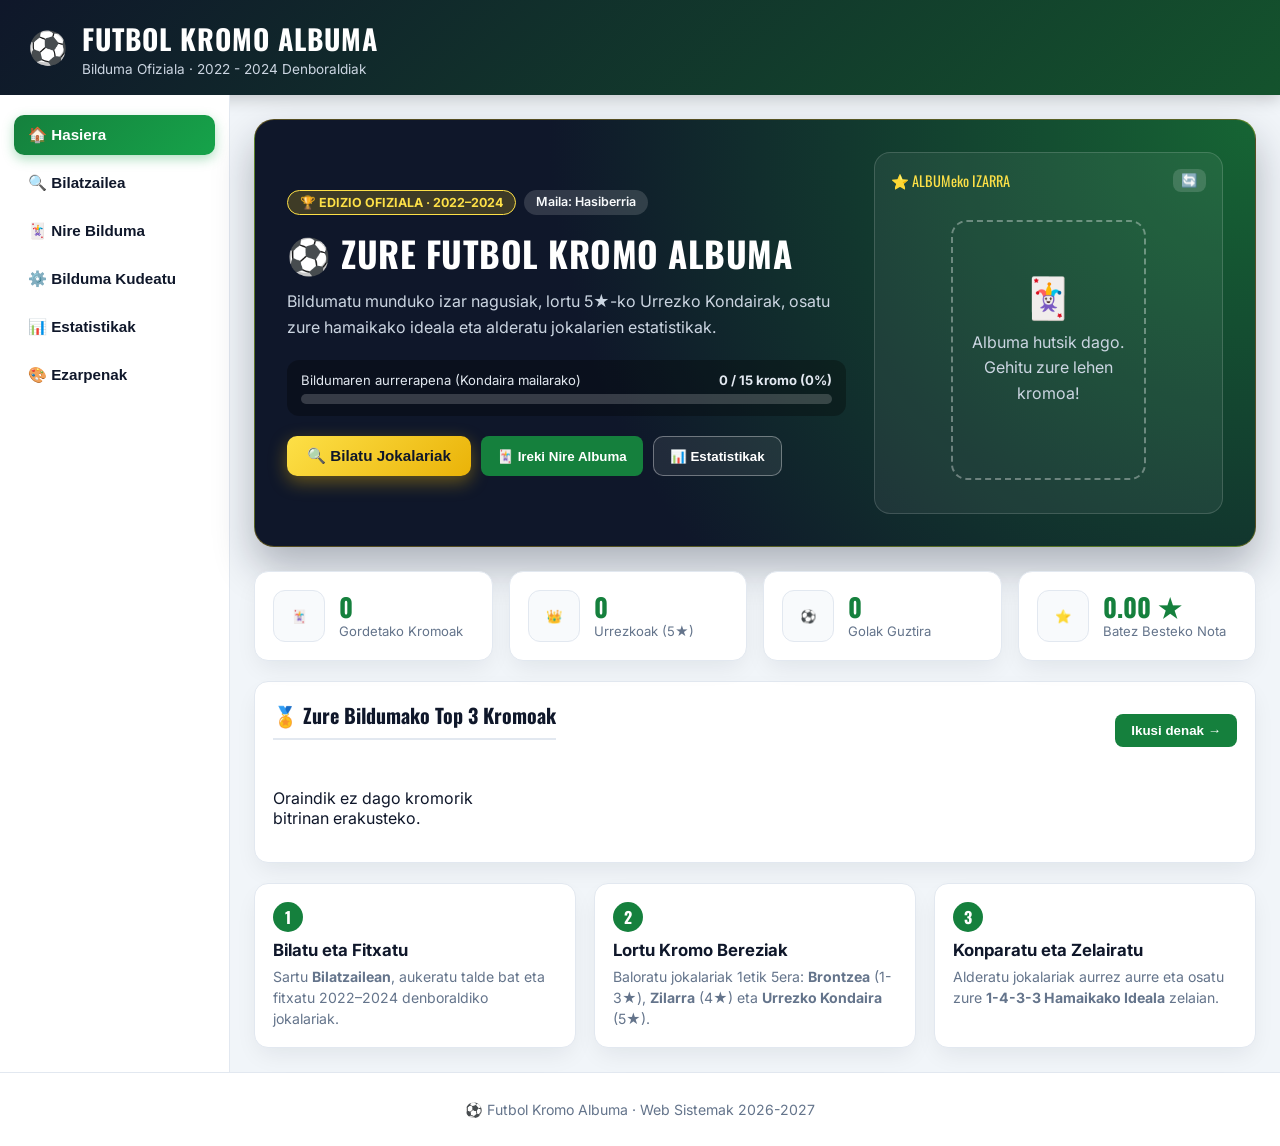
<file: index.html>
<!DOCTYPE html>
<html lang="eu">
<head>
  <meta charset="UTF-8">
  <meta name="viewport" content="width=device-width, initial-scale=1.0">
  <title>Kromo Albuma · Item Esploratzailea</title>
  <link rel="preconnect" href="https://fonts.googleapis.com">
  <link rel="preconnect" href="https://fonts.gstatic.com" crossorigin>
  <link href="https://fonts.googleapis.com/css2?family=Inter:wght@400;500;600;700&family=Oswald:wght@600;700&display=swap" rel="stylesheet">
  <link rel="stylesheet" href="css/styles.css">
</head>
<body>

  <header id="goiburua">
    <div class="goiburua-edukia">
      <span class="goiburua-ikonoa">⚽</span>
      <div>
        <h1>FUTBOL KROMO ALBUMA</h1>
        <p class="goiburua-azpititulua">Bilduma Ofiziala · 2022 - 2024 Denboraldiak</p>
      </div>
    </div>
  </header>

  <div id="biltegi-nagusia">

    <nav id="menu-nagusia">
      <button data-seccion="hasiera" class="active">🏠 Hasiera</button>
      <button data-seccion="bilatzaile">🔍 Bilatzailea</button>
      <button data-seccion="bilduma">🃏 Nire Bilduma</button>
      <button data-seccion="kudeatuBilduma">⚙️ Bilduma Kudeatu</button>
      <button data-seccion="estatistikak">📊 Estatistikak</button>
      <button data-seccion="ezarpenak">🎨 Ezarpenak</button>
    </nav>

    <main>
      <section id="atala-hasiera" class="atala aktiboa"></section>
      <section id="atala-bilatzaile" class="atala"></section>
      <section id="atala-bilduma" class="atala"></section>
      <section id="atala-kudeatuBilduma" class="atala"></section>
      <section id="atala-estatistikak" class="atala"></section>
      <section id="atala-ezarpenak" class="atala"></section>
    </main>

  </div>

  <footer id="oina">
    <p>⚽ Futbol Kromo Albuma · Web Sistemak 2026-2027</p>
  </footer>

  <script src="js/item.js"></script>
  <script src="js/bildumaStorage.js"></script>
  <script src="js/api.js"></script>
  <script src="js/app.js"></script>
</body>
</html>
</file>
<file: css/styles.css>
:root {
  --bg: #f1f5f9;
  --surface: #ffffff;
  --surface-alt: #f8fafc;
  --text: #0f172a;
  --text-muted: #64748b;
  --border: #e2e8f0;
  --primary: #15803d;
  --primary-hover: #166534;
  --accent: #eab308;
  --shadow: 0 10px 25px -5px rgba(15, 23, 42, 0.08);
}

body.iluna {
  --bg: #0b1120;
  --surface: #1e293b;
  --surface-alt: #0f172a;
  --text: #f1f5f9;
  --text-muted: #94a3b8;
  --border: #334155;
  --primary: #22c55e;
  --primary-hover: #16a34a;
  --shadow: 0 12px 30px rgba(0, 0, 0, 0.45);
  color-scheme: dark;
}

* {
  box-sizing: border-box;
}

body {
  font-family: 'Inter', sans-serif;
  background-color: var(--bg);
  color: var(--text);
  margin: 0;
  min-height: 100vh;
  display: flex;
  flex-direction: column;
  transition: background-color 0.25s ease, color 0.25s ease;
}

/* ===== GOIBURUA ===== */
#goiburua {
  background: linear-gradient(135deg, #0f172a 0%, #14532d 100%);
  color: #ffffff;
  padding: 18px 28px;
  box-shadow: 0 4px 16px rgba(0, 0, 0, 0.2);
}

.goiburua-edukia {
  display: flex;
  align-items: center;
  gap: 14px;
}

.goiburua-ikonoa {
  font-size: 2rem;
}

#goiburua h1 {
  font-family: 'Oswald', sans-serif;
  margin: 0;
  font-size: 1.75rem;
  letter-spacing: 1px;
}

.goiburua-azpititulua {
  margin: 2px 0 0;
  font-size: 0.85rem;
  color: #cbd5e1;
}

/* ===== EGITURA NAGUSIA ===== */
#biltegi-nagusia {
  flex: 1;
  display: flex;
}

#menu-nagusia {
  display: flex;
  flex-direction: column;
  gap: 8px;
  width: 230px;
  flex-shrink: 0;
  padding: 20px 14px;
  background-color: var(--surface);
  border-right: 1px solid var(--border);
}

#menu-nagusia button {
  padding: 11px 14px;
  text-align: left;
  font-size: 0.95rem;
  font-weight: 600;
  border: none;
  border-radius: 10px;
  background: transparent;
  color: var(--text);
  cursor: pointer;
  transition: all 0.2s ease;
}

#menu-nagusia button:hover {
  background-color: var(--surface-alt);
  transform: translateX(3px);
}

#menu-nagusia button.active {
  background: linear-gradient(135deg, #15803d, #16a34a);
  color: #ffffff;
  box-shadow: 0 4px 12px rgba(22, 163, 74, 0.35);
}

main {
  flex: 1;
  padding: 24px;
  max-width: 1500px;
}

main > section > h2 {
  font-family: 'Oswald', sans-serif;
  font-size: 1.8rem;
  margin-top: 0;
  letter-spacing: 0.5px;
}

.atala {
  display: none;
  animation: agertu 0.25s ease;
}

.atala.aktiboa {
  display: block;
}

@keyframes agertu {
  from { opacity: 0; transform: translateY(6px); }
  to { opacity: 1; transform: translateY(0); }
}

/* ===== PANELAK ETA BOTOIAK ===== */
.panel {
  background-color: var(--surface);
  border: 1px solid var(--border);
  border-radius: 14px;
  padding: 18px;
  margin-bottom: 20px;
  box-shadow: var(--shadow);
}

.panel h3 {
  font-family: 'Oswald', sans-serif;
  margin-top: 0;
  font-size: 1.25rem;
  border-bottom: 2px solid var(--border);
  padding-bottom: 8px;
}

input[type="text"],
input[type="number"],
select,
textarea {
  padding: 9px 12px;
  border: 1px solid var(--border);
  border-radius: 8px;
  background-color: var(--surface-alt);
  color: var(--text);
  font-family: inherit;
  font-size: 0.92rem;
}

button[type="submit"],
.botoi-nagusia,
#harritu-botoia,
#emaitzak-ezabatu,
#botoia-hustu {
  padding: 9px 16px;
  border: none;
  border-radius: 8px;
  font-weight: 600;
  cursor: pointer;
  background-color: var(--primary);
  color: #ffffff;
  transition: all 0.2s ease;
}

button[type="submit"]:hover,
.botoi-nagusia:hover {
  background-color: var(--primary-hover);
  transform: translateY(-1px);
}

#harritu-botoia {
  background: linear-gradient(135deg, #d97706, #eab308);
  color: #0f172a;
}

#emaitzak-ezabatu,
#botoia-hustu,
.botoi-arriskua {
  background-color: #dc2626;
  color: #ffffff;
  padding: 9px 16px;
  border: none;
  border-radius: 8px;
  font-weight: 600;
  cursor: pointer;
}

/* ===== SARETAK (BILATZAILEA ETA BILDUMA) ===== */
#bilatzaile-edukia {
  display: grid;
  grid-template-columns: 1fr 1.6fr 1.2fr;
  gap: 20px;
  align-items: start;
}

.bilduma-edukiak {
  display: grid;
  grid-template-columns: 1.8fr 1.1fr;
  gap: 24px;
  align-items: start;
}

#bilaketa,
#bilduma-kontrolak {
  display: flex;
  flex-wrap: wrap;
  align-items: center;
  gap: 14px;
}

.kontrol-taldea {
  display: flex;
  flex-direction: column;
  gap: 4px;
  font-size: 0.85rem;
  font-weight: 600;
}

/* Kromo sareta (Album estiloa) */
#lista-bilduma,
#emaitzak-bilaketa {
  display: grid;
  grid-template-columns: repeat(auto-fill, minmax(195px, 1fr));
  gap: 18px;
}

/* ===== KROMO DISEINUA (PANINI / FUT STYLE) ===== */
.kromo {
  position: relative;
  border-radius: 16px;
  padding: 14px 12px;
  cursor: pointer;
  overflow: hidden;
  display: flex;
  flex-direction: column;
  align-items: center;
  text-align: center;
  border: 3px solid #94a3b8;
  box-shadow: 0 10px 20px rgba(0, 0, 0, 0.18);
  transition: transform 0.15s ease, box-shadow 0.2s ease;
  user-select: none;
}

.kromo:hover {
  box-shadow: 0 16px 32px rgba(0, 0, 0, 0.3);
}

.kromo.hautatua {
  outline: 4px solid #22c55e;
  outline-offset: 2px;
}

/* Distira holografikoa */
.kromo-distira {
  position: absolute;
  inset: 0;
  background: linear-gradient(
    115deg,
    transparent 20%,
    rgba(255, 255, 255, 0.35) 48%,
    rgba(255, 255, 255, 0.55) 50%,
    rgba(255, 255, 255, 0.35) 52%,
    transparent 80%
  );
  transform: translateX(-100%);
  transition: transform 0.6s ease;
  pointer-events: none;
}

.kromo:hover .kromo-distira {
  transform: translateX(100%);
}

/* Kromo motak (Arrarotasuna) */
.kromo-estandar {
  background: linear-gradient(160deg, #1e293b 0%, #334155 55%, #0f172a 100%);
  border-color: #38bdf8;
  color: #f8fafc;
}

.kromo-brontzea {
  background: linear-gradient(160deg, #7c2d12 0%, #b45309 50%, #451a03 100%);
  border-color: #f59e0b;
  color: #fef3c7;
}

.kromo-zilarra {
  background: linear-gradient(160deg, #cbd5e1 0%, #f8fafc 45%, #94a3b8 100%);
  border-color: #e2e8f0;
  color: #0f172a;
}

.kromo-urrea {
  background: linear-gradient(155deg, #fde047 0%, #eab308 42%, #a16207 100%);
  border-color: #fef08a;
  color: #1c1917;
  box-shadow: 0 10px 25px rgba(234, 179, 8, 0.4);
}

.kromo-goia {
  width: 100%;
  display: flex;
  justify-content: space-between;
  align-items: flex-start;
}

.kromo-ezkerra {
  display: flex;
  flex-direction: column;
  align-items: center;
  gap: 2px;
}

.kromo-nota {
  font-family: 'Oswald', sans-serif;
  font-size: 1.2rem;
  font-weight: 700;
  line-height: 1;
}

.kromo-posizioa {
  font-size: 0.7rem;
  font-weight: 700;
  letter-spacing: 0.5px;
  opacity: 0.85;
}

.kromo-armarria {
  width: 26px;
  height: 26px;
  object-fit: contain;
  margin-top: 3px;
  background: rgba(255, 255, 255, 0.85);
  border-radius: 50%;
  padding: 2px;
}

.kromo-denboraldia {
  font-family: 'Oswald', sans-serif;
  font-size: 0.85rem;
  background: rgba(0, 0, 0, 0.25);
  color: #ffffff;
  padding: 2px 7px;
  border-radius: 6px;
}

.kromo-irudia-kontainerra {
  width: 96px;
  height: 96px;
  margin: 4px 0 8px;
  border-radius: 50%;
  background: rgba(255, 255, 255, 0.22);
  border: 2px solid rgba(255, 255, 255, 0.5);
  overflow: hidden;
  display: flex;
  align-items: center;
  justify-content: center;
}

.kromo-argazkia {
  width: 100%;
  height: 100%;
  object-fit: cover;
}

.kromo-izena-plaka {
  width: 100%;
  background: rgba(0, 0, 0, 0.22);
  border-radius: 8px;
  padding: 5px 6px;
  margin-bottom: 8px;
}

.kromo-zilarra .kromo-izena-plaka,
.kromo-urrea .kromo-izena-plaka {
  background: rgba(255, 255, 255, 0.45);
}

.kromo-izena-plaka h3 {
  font-family: 'Oswald', sans-serif;
  margin: 0;
  font-size: 1rem;
  text-transform: uppercase;
  white-space: nowrap;
  overflow: hidden;
  text-overflow: ellipsis;
}

.kromo-taldea {
  margin: 1px 0 0;
  font-size: 0.75rem;
  opacity: 0.85;
  white-space: nowrap;
  overflow: hidden;
  text-overflow: ellipsis;
}

.kromo-stats-barra {
  width: 100%;
  display: grid;
  grid-template-columns: repeat(3, 1fr);
  border-top: 1px solid rgba(255, 255, 255, 0.35);
  padding-top: 6px;
}

.kromo-zilarra .kromo-stats-barra,
.kromo-urrea .kromo-stats-barra {
  border-top-color: rgba(0, 0, 0, 0.2);
}

.kromo-stats-barra div {
  display: flex;
  flex-direction: column;
  line-height: 1.1;
}

.kromo-stats-barra span {
  font-family: 'Oswald', sans-serif;
  font-size: 1rem;
  font-weight: 700;
}

.kromo-stats-barra small {
  font-size: 0.65rem;
  opacity: 0.8;
}

/* ===== BOTONES INFERIORES DEL CROMO (KONPARATU + VOLTEO) ===== */
.kromo-ekintza-lerroa {
  margin-top: 8px;
  width: 100%;
  display: flex;
  gap: 6px;
  align-items: stretch;
  height: 28px;
}

.kromo-ekintza-lerroa .konparatu-etiketa {
  flex: 1;
  margin-top: 0;
  padding: 0 8px;
  display: flex;
  align-items: center;
  justify-content: center;
  gap: 6px;
  background: rgba(15, 23, 42, 0.28);
  border: 1px solid rgba(255, 255, 255, 0.35);
  border-radius: 8px;
  color: inherit;
  font-size: 0.72rem;
  font-weight: 700;
  letter-spacing: 0.3px;
  text-transform: uppercase;
  cursor: pointer;
  transition: all 0.2s ease;
  user-select: none;
}

.kromo-ekintza-lerroa .konparatu-etiketa:hover {
  background: rgba(15, 23, 42, 0.45);
}

.kromo-ekintza-lerroa .konparatu-etiketa:has(input:checked) {
  background: #15803d;
  border-color: #86efac;
  color: #ffffff;
  box-shadow: 0 2px 8px rgba(21, 128, 61, 0.5);
}

.konparatu-check {
  width: 13px !important;
  height: 13px !important;
  min-width: 13px;
  margin: 0;
  accent-color: #22c55e;
  cursor: pointer;
  flex-shrink: 0;
}

.buelta-botoia {
  width: 30px;
  flex-shrink: 0;
  display: flex;
  align-items: center;
  justify-content: center;
  background: rgba(15, 23, 42, 0.28);
  color: inherit;
  border: 1px solid rgba(255, 255, 255, 0.35);
  border-radius: 8px;
  padding: 0;
  font-size: 0.85rem;
  cursor: pointer;
  transition: all 0.2s ease;
}

.buelta-botoia:hover {
  background: rgba(15, 23, 42, 0.5);
  transform: rotate(180deg);
}

/* ===== KROMOAREN BUELTA (CARA / REVERSO 3D) ===== */
.kromo-barnea {
  width: 100%;
  transition: transform 0.6s cubic-bezier(0.22, 1, 0.36, 1);
  transform-style: preserve-3d;
}

.kromo.buelta-emanda .kromo-barnea {
  transform: rotateY(180deg);
}

.kromo-aurpegia {
  width: 100%;
  display: flex;
  flex-direction: column;
  align-items: center;
  backface-visibility: hidden;
}

.kromo-atzea {
  position: absolute;
  inset: 0;
  padding: 12px;
  transform: rotateY(180deg);
  justify-content: space-between;
  text-align: left;
  background: rgba(15, 23, 42, 0.92);
  color: #f8fafc;
  border-radius: 13px;
}

.kromo-atze-goia {
  width: 100%;
  display: flex;
  justify-content: space-between;
  align-items: center;
  font-family: 'Oswald', sans-serif;
  font-size: 0.9rem;
  color: #fde047;
  border-bottom: 1px solid rgba(255, 255, 255, 0.2);
  padding-bottom: 4px;
}

.kromo-atze-datuak {
  list-style: none;
  padding: 0;
  margin: 6px 0;
  width: 100%;
  font-size: 0.76rem;
  display: flex;
  flex-direction: column;
  gap: 4px;
}

.kromo-atze-datuak li {
  display: flex;
  justify-content: space-between;
  border-bottom: 1px dashed rgba(255, 255, 255, 0.15);
  padding-bottom: 2px;
}

.kromo-atze-iruzkina {
  width: 100%;
  margin: 0;
  font-size: 0.74rem;
  font-style: italic;
  background: rgba(255, 255, 255, 0.1);
  padding: 6px;
  border-radius: 6px;
  text-align: center;
  overflow: hidden;
  text-overflow: ellipsis;
}

/* ===== XEHETASUNEN FITXA ===== */
.xehetasun-goiburua {
  display: flex;
  align-items: center;
  gap: 16px;
  margin-bottom: 16px;
}

.xehetasun-foto {
  width: 90px;
  height: 90px;
  border-radius: 50%;
  object-fit: cover;
  border: 3px solid var(--primary);
}

.xehetasun-goiburua h2 {
  font-family: 'Oswald', sans-serif;
  margin: 0 0 4px;
}

.xehetasun-azpititulua {
  display: flex;
  align-items: center;
  gap: 6px;
  margin: 0 0 8px;
  color: var(--text-muted);
  font-size: 0.9rem;
}

.txapa {
  display: inline-block;
  padding: 3px 9px;
  border-radius: 999px;
  font-size: 0.75rem;
  font-weight: 600;
  background-color: var(--surface-alt);
  border: 1px solid var(--border);
  margin-right: 4px;
}

.txapa-berdea { background: #dcfce7; color: #166534; border-color: #86efac; }
.txapa-gorria { background: #fee2e2; color: #991b1b; border-color: #fca5a5; }

.xehetasun-sareta {
  display: grid;
  grid-template-columns: 1fr 1fr;
  gap: 8px;
  font-size: 0.88rem;
  background: var(--surface-alt);
  padding: 12px;
  border-radius: 10px;
  margin-bottom: 16px;
}

.stats-koadroa {
  display: grid;
  grid-template-columns: repeat(3, 1fr);
  gap: 8px;
  margin-bottom: 16px;
}

.stat-kutxa {
  background: var(--surface-alt);
  border: 1px solid var(--border);
  border-radius: 8px;
  padding: 8px;
  text-align: center;
}

.stat-kutxa strong {
  display: block;
  font-family: 'Oswald', sans-serif;
  font-size: 1.2rem;
  color: var(--primary);
}

.stat-kutxa span {
  font-size: 0.75rem;
  color: var(--text-muted);
}

.balorazio-blokea {
  display: flex;
  flex-direction: column;
  gap: 8px;
}

.balorazio-izarrak {
  font-size: 1.2rem;
  color: #eab308;
  margin: 0;
}

.iruzkin-kutxa {
  background: var(--surface-alt);
  padding: 10px;
  border-radius: 8px;
  margin: 0;
  font-style: italic;
}

/* ===== ESTATISTIKAK (BANAKETA BARRAK ETA LORPENAK) ===== */
.banaketa-errenkada {
  display: flex;
  align-items: center;
  gap: 8px;
  margin: 4px 0;
  max-width: 450px;
}

.banaketa-errenkada span:first-child {
  width: 38px;
  font-weight: 700;
}

.banaketa-errenkada span:last-child {
  width: 78px;
  font-size: 0.9rem;
}

.barra-atzekoa {
  flex: 1;
  height: 16px;
  background-color: var(--border);
  border-radius: 4px;
  overflow: hidden;
}

.barra-aurrekoa {
  height: 100%;
  background: linear-gradient(90deg, #15803d, #22c55e);
}

.lorpenak-sareta {
  display: grid;
  grid-template-columns: repeat(auto-fill, minmax(260px, 1fr));
  gap: 14px;
}

.lorpen-txartela {
  display: flex;
  align-items: center;
  gap: 12px;
  padding: 14px;
  border-radius: 12px;
  border: 1px solid var(--border);
  background: var(--surface-alt);
  transition: transform 0.2s ease;
}

.lorpen-txartela.lortuta {
  border-color: #22c55e;
  background: rgba(34, 197, 94, 0.1);
}

.lorpen-txartela.blokeatuta {
  opacity: 0.55;
  filter: grayscale(0.8);
}

.lorpen-ikonoa {
  font-size: 1.8rem;
}

.lorpen-txartela strong {
  display: block;
  font-size: 0.95rem;
}

.lorpen-txartela p {
  margin: 2px 0 0;
  font-size: 0.78rem;
  color: var(--text-muted);
}

.lorpen-egoera {
  margin-left: auto;
  font-size: 0.75rem;
  font-weight: 700;
  white-space: nowrap;
}

/* ===== KONPARATZAILEA ===== */
.konparatzailea-goiburua {
  display: flex;
  justify-content: space-between;
  align-items: center;
  margin-bottom: 12px;
}

.konparatzailea-scroll {
  overflow-x: auto;
}

.konparatzailea-taula {
  width: 100%;
  border-collapse: collapse;
  text-align: center;
}

.konparatzailea-taula th,
.konparatzailea-taula td {
  border: 1px solid var(--border);
  padding: 10px;
}

.konparatzailea-taula thead th {
  background-color: var(--surface-alt);
  font-family: 'Oswald', sans-serif;
}

.konparatzailea-taula tbody th {
  text-align: left;
  background-color: var(--surface-alt);
  width: 170px;
}

.konparaketa-foto {
  width: 56px;
  height: 56px;
  border-radius: 50%;
  object-fit: cover;
  border: 2px solid var(--primary);
}

.konparaketa-onena {
  background-color: rgba(34, 197, 94, 0.18);
  font-weight: 700;
}

.konp-barra {
  width: 100%;
  height: 6px;
  background: var(--border);
  border-radius: 4px;
  margin-top: 5px;
  overflow: hidden;
}

.konp-barra div {
  height: 100%;
  background: var(--primary);
}

/* ===== KROMO-ZORROAREN MODALA (PACK OPENING) ===== */
.zorro-modala {
  position: fixed;
  inset: 0;
  background: rgba(15, 23, 42, 0.85);
  backdrop-filter: blur(6px);
  display: flex;
  align-items: center;
  justify-content: center;
  z-index: 9999;
  padding: 20px;
}

.zorro-modala.ezkutatuta,
.zorro-fasea.ezkutatuta {
  display: none !important;
}

.zorro-edukiontzia {
  position: relative;
  background: radial-gradient(circle at top, #1e293b 0%, #0f172a 100%);
  border: 2px solid #eab308;
  border-radius: 20px;
  padding: 32px 28px;
  width: 100%;
  max-width: 440px;
  text-align: center;
  color: #ffffff;
  box-shadow: 0 25px 60px rgba(0, 0, 0, 0.7), 0 0 30px rgba(234, 179, 8, 0.25);
}

.zorro-itxi {
  position: absolute;
  top: 12px;
  right: 14px;
  background: rgba(255, 255, 255, 0.12);
  color: #ffffff;
  border: none;
  width: 32px;
  height: 32px;
  border-radius: 50%;
  font-size: 1rem;
  cursor: pointer;
}

.zorro-itxi:hover {
  background: #dc2626;
}

.zorro-fasea {
  display: flex;
  flex-direction: column;
  align-items: center;
  gap: 18px;
}

.kromo-zorroa {
  position: relative;
  width: 210px;
  height: 295px;
  border-radius: 16px;
  background: linear-gradient(145deg, #facc15 0%, #ca8a04 45%, #713f12 100%);
  border: 3px solid #fef08a;
  box-shadow: 0 15px 35px rgba(234, 179, 8, 0.45);
  display: flex;
  flex-direction: column;
  align-items: center;
  justify-content: center;
  padding: 16px;
  cursor: pointer;
  overflow: hidden;
  color: #1c1917;
}

.zorro-ikonoa {
  font-size: 3.5rem;
  margin-bottom: 8px;
}

.kromo-zorroa h3 {
  font-family: 'Oswald', sans-serif;
  font-size: 1.5rem;
  margin: 0;
  letter-spacing: 1px;
}

.kromo-zorroa p {
  font-size: 0.75rem;
  font-weight: 700;
  margin: 4px 0 14px;
  opacity: 0.85;
}

.zorro-txapa {
  background: #0f172a;
  color: #fde047;
  font-size: 0.75rem;
  font-weight: 700;
  padding: 5px 12px;
  border-radius: 999px;
}

.zorro-distira {
  position: absolute;
  inset: 0;
  background: linear-gradient(120deg, transparent 30%, rgba(255, 255, 255, 0.6) 50%, transparent 70%);
  animation: zorroDistira 2s infinite;
}

@keyframes zorroDistira {
  0% { transform: translateX(-120%); }
  100% { transform: translateX(120%); }
}

.dardara {
  animation: dardaraAnim 1.6s infinite ease-in-out;
}

@keyframes dardaraAnim {
  0%, 100% { transform: rotate(0deg) scale(1); }
  20% { transform: rotate(-2.5deg) scale(1.02); }
  40% { transform: rotate(2.5deg) scale(1.02); }
  60% { transform: rotate(-1.5deg); }
  80% { transform: rotate(1.5deg); }
}

.zorro-irekitzen {
  animation: irekiLeherketa 0.45s forwards ease-out;
}

@keyframes irekiLeherketa {
  0% { transform: scale(1); opacity: 1; filter: brightness(1); }
  100% { transform: scale(1.35); opacity: 0; filter: brightness(3); }
}

.botoi-urrea {
  padding: 11px 20px;
  border: none;
  border-radius: 10px;
  font-weight: 700;
  font-size: 0.95rem;
  cursor: pointer;
  background: linear-gradient(135deg, #fde047, #eab308);
  color: #0f172a;
  box-shadow: 0 6px 18px rgba(234, 179, 8, 0.4);
  transition: transform 0.2s ease;
}

.botoi-urrea:hover:not(:disabled) {
  transform: translateY(-2px);
}

.botoi-urrea:disabled {
  opacity: 0.6;
  cursor: wait;
}

#zorro-arrarotasuna-titulua {
  font-family: 'Oswald', sans-serif;
  color: #fde047;
  margin: 0;
  font-size: 1.35rem;
  letter-spacing: 0.5px;
}

.zorro-kromo-animazioa {
  width: 215px;
  animation: kromoGiroa 0.7s cubic-bezier(0.22, 1, 0.36, 1);
}

@keyframes kromoGiroa {
  0% {
    transform: perspective(800px) rotateY(180deg) scale(0.4);
    opacity: 0;
  }
  100% {
    transform: perspective(800px) rotateY(0deg) scale(1);
    opacity: 1;
  }
}

.zorro-ekintzak {
  width: 100%;
  display: flex;
  flex-direction: column;
  gap: 10px;
}

.zorro-formularioa {
  display: flex;
  gap: 8px;
  align-items: center;
}

.zorro-formularioa label {
  display: flex;
  align-items: center;
  gap: 6px;
  font-size: 0.85rem;
  white-space: nowrap;
}

.zorro-formularioa input[type="number"] {
  width: 55px;
  text-align: center;
}

.zorro-formularioa input[type="text"] {
  flex: 1;
}

.zorro-botoiak {
  display: flex;
  gap: 10px;
  justify-content: center;
}

#zorro-gorde-mezua {
  margin: 0;
  font-size: 0.88rem;
  font-weight: 600;
  color: #4ade80;
}

/* ===== PORTADA HOBETUA (HASIERA) ===== */
.portada-hero {
  display: grid;
  grid-template-columns: 1.6fr 1fr;
  gap: 28px;
  align-items: center;
  background: radial-gradient(circle at top right, #166534 0%, #0f172a 65%);
  color: #ffffff;
  border-radius: 20px;
  padding: 32px;
  margin-bottom: 24px;
  border: 1px solid rgba(250, 204, 21, 0.3);
  box-shadow: 0 20px 40px rgba(15, 23, 42, 0.3);
}

.portada-etiketak {
  display: flex;
  flex-wrap: wrap;
  gap: 8px;
  margin-bottom: 12px;
}

.portada-txapa {
  background: rgba(250, 204, 21, 0.2);
  border: 1px solid #fde047;
  color: #fde047;
  font-size: 0.78rem;
  font-weight: 700;
  padding: 4px 12px;
  border-radius: 999px;
}

.portada-txapa-iluna {
  background: rgba(255, 255, 255, 0.14);
  color: #f8fafc;
  font-size: 0.78rem;
  font-weight: 600;
  padding: 4px 12px;
  border-radius: 999px;
}

.portada-hero h2 {
  font-family: 'Oswald', sans-serif;
  font-size: 2.2rem;
  margin: 0 0 10px;
  letter-spacing: 0.5px;
}

.portada-hero p {
  color: #cbd5e1;
  line-height: 1.6;
  margin: 0 0 20px;
}

.portada-aurrerapena {
  background: rgba(0, 0, 0, 0.3);
  padding: 12px 14px;
  border-radius: 12px;
  margin-bottom: 20px;
}

.aurrerapen-testua {
  display: flex;
  justify-content: space-between;
  font-size: 0.82rem;
  margin-bottom: 6px;
  color: #e2e8f0;
}

.aurrerapen-barra-atzekoa {
  width: 100%;
  height: 10px;
  background: rgba(255, 255, 255, 0.18);
  border-radius: 999px;
  overflow: hidden;
}

.aurrerapen-barra-aurrekoa {
  height: 100%;
  background: linear-gradient(90deg, #eab308, #22c55e);
  border-radius: 999px;
  transition: width 0.5s ease;
}

.portada-botoiak {
  display: flex;
  flex-wrap: wrap;
  gap: 10px;
}

.botoi-gardena {
  padding: 10px 16px;
  border: 1px solid rgba(255, 255, 255, 0.35);
  border-radius: 10px;
  background: rgba(255, 255, 255, 0.08);
  color: #ffffff;
  font-weight: 600;
  cursor: pointer;
  transition: all 0.2s ease;
}

.botoi-gardena:hover {
  background: rgba(255, 255, 255, 0.2);
}

.portada-hero-kromo {
  display: flex;
  flex-direction: column;
  align-items: center;
  background: rgba(255, 255, 255, 0.06);
  border: 1px solid rgba(255, 255, 255, 0.15);
  border-radius: 16px;
  padding: 16px;
}

.portada-kromo-lekua {
  width: 210px;
  min-height: 295px;
  display: flex;
  align-items: center;
  justify-content: center;
}

.portada-kromo-lekua .kromo {
  width: 210px;
  flex-shrink: 0;
}

.portada-kromo-titulua {
  width: 100%;
  display: flex;
  justify-content: space-between;
  align-items: center;
  font-family: 'Oswald', sans-serif;
  font-size: 0.9rem;
  color: #fde047;
  margin-bottom: 10px;
}

#aldatu-kromo-nabarmendua {
  background: rgba(255, 255, 255, 0.15);
  border: none;
  color: #ffffff;
  border-radius: 8px;
  padding: 4px 8px;
  cursor: pointer;
}

#aldatu-kromo-nabarmendua:hover {
  background: rgba(255, 255, 255, 0.3);
}

.kromo-hutsik-txartela {
  width: 195px;
  height: 260px;
  border: 2px dashed rgba(255, 255, 255, 0.35);
  border-radius: 16px;
  display: flex;
  flex-direction: column;
  align-items: center;
  justify-content: center;
  text-align: center;
  color: #cbd5e1;
  padding: 16px;
}

.kromo-hutsik-txartela span {
  font-size: 2.5rem;
  margin-bottom: 8px;
}

.portada-kpi-sareta {
  display: grid;
  grid-template-columns: repeat(4, 1fr);
  gap: 16px;
  margin-bottom: 20px;
}

.kpi-txartela {
  display: flex;
  align-items: center;
  gap: 14px;
  margin-bottom: 0;
}

.kpi-ikonoa {
  font-size: 2rem;
  background: var(--surface-alt);
  width: 52px;
  height: 52px;
  border-radius: 12px;
  display: flex;
  align-items: center;
  justify-content: center;
  border: 1px solid var(--border);
}

.kpi-txartela strong {
  display: block;
  font-family: 'Oswald', sans-serif;
  font-size: 1.6rem;
  line-height: 1.1;
  color: var(--primary);
}

.kpi-txartela span {
  font-size: 0.82rem;
  color: var(--text-muted);
}

.portada-top-sareta {
  display: grid;
  grid-template-columns: repeat(auto-fill, minmax(200px, 1fr));
  gap: 18px;
}

.portada-pausoak {
  display: grid;
  grid-template-columns: repeat(3, 1fr);
  gap: 18px;
}

.pauso-txartela {
  position: relative;
  margin-bottom: 0;
}

.pauso-zenbakia {
  display: inline-flex;
  align-items: center;
  justify-content: center;
  width: 30px;
  height: 30px;
  border-radius: 50%;
  background: var(--primary);
  color: #ffffff;
  font-family: 'Oswald', sans-serif;
  font-weight: 700;
  margin-bottom: 8px;
}

.pauso-txartela h4 {
  margin: 0 0 6px;
  font-size: 1.05rem;
}

.pauso-txartela p {
  margin: 0;
  font-size: 0.88rem;
  color: var(--text-muted);
  line-height: 1.5;
}

/* ===== EZARPENAK ===== */
.ezarpenak-sareta {
  display: grid;
  grid-template-columns: repeat(auto-fit, minmax(320px, 1fr));
  gap: 20px;
}

.ezarpen-txartela {
  margin-bottom: 0;
  display: flex;
  flex-direction: column;
  justify-content: space-between;
}

.ezarpen-lerroa {
  display: flex;
  justify-content: space-between;
  align-items: center;
  gap: 16px;
  padding: 12px 0;
  border-bottom: 1px solid var(--border);
}

.ezarpen-lerroa:last-child {
  border-bottom: none;
}

.ezarpen-lerroa p,
.ezarpen-deskribapena {
  margin: 4px 0 0;
  font-size: 0.84rem;
  color: var(--text-muted);
}

.switch-modernoa {
  position: relative;
  display: inline-block;
  width: 52px;
  height: 28px;
  flex-shrink: 0;
}

.switch-modernoa input {
  opacity: 0;
  width: 0;
  height: 0;
}

.slider {
  position: absolute;
  cursor: pointer;
  inset: 0;
  background-color: var(--border);
  border-radius: 999px;
  transition: 0.3s;
}

.slider::before {
  content: "";
  position: absolute;
  height: 20px;
  width: 20px;
  left: 4px;
  bottom: 4px;
  background-color: #ffffff;
  border-radius: 50%;
  transition: 0.3s;
}

.switch-modernoa input:checked + .slider {
  background-color: var(--primary);
}

.switch-modernoa input:checked + .slider::before {
  transform: translateX(24px);
}

.ezarpen-botoi-taldea {
  display: flex;
  flex-wrap: wrap;
  gap: 10px;
  margin-top: 12px;
}

.botoi-gardena-iluna {
  padding: 9px 14px;
  border: 1px solid var(--border);
  border-radius: 8px;
  background: var(--surface-alt);
  color: var(--text);
  font-weight: 600;
  cursor: pointer;
}

.ezarpen-info-kaxa {
  background: var(--surface-alt);
  border: 1px solid var(--border);
  border-radius: 10px;
  padding: 12px;
  display: flex;
  flex-direction: column;
  gap: 8px;
  font-size: 0.9rem;
}

.ezarpen-info-kaxa div {
  display: flex;
  justify-content: space-between;
}

/* ===== BILDUMA KUDEATU (SARETA HOBETUA) ===== */
.kudeatu-barra {
  display: flex;
  flex-wrap: wrap;
  justify-content: space-between;
  align-items: center;
  gap: 14px;
}

.kudeatu-bilaketa-taldea {
  flex: 1;
  min-width: 220px;
}

.kudeatu-bilaketa-taldea input {
  width: 100%;
}

.kudeatu-tresnak {
  display: flex;
  flex-wrap: wrap;
  gap: 10px;
}

.kudeatu-sareta {
  display: grid;
  grid-template-columns: repeat(auto-fill, minmax(300px, 1fr));
  gap: 20px;
}

.kudeatu {
  background-color: var(--surface);
  border: 1px solid var(--border);
  border-top: 5px solid var(--primary);
  border-radius: 14px;
  padding: 18px;
  margin-bottom: 0;
  box-shadow: var(--shadow);
  display: flex;
  flex-direction: column;
  justify-content: space-between;
}

.kudeatu.kromo-urrea-borde {
  border-top-color: #eab308;
}

.kudeatu.kromo-zilarra-borde {
  border-top-color: #94a3b8;
}

.kudeatu.kromo-brontzea-borde {
  border-top-color: #b45309;
}

.kudeatu-goiburua {
  display: flex;
  align-items: center;
  gap: 14px;
  margin-bottom: 12px;
}

.kudeatu-goiburua img {
  width: 64px;
  height: 64px;
  border-radius: 50%;
  object-fit: cover;
}

.kudeatu-tituluak h2 {
  font-family: 'Oswald', sans-serif;
  margin: 2px 0;
  font-size: 1.2rem;
}

.kudeatu-tituluak p {
  margin: 0;
  font-size: 0.85rem;
  color: var(--text-muted);
}

.kudeatu-izarrak {
  color: #eab308;
  font-size: 1rem;
  letter-spacing: 1px;
}

.kudeatu-eremuak label {
  display: block;
  font-size: 0.85rem;
  margin-bottom: 4px;
}

.kudeatu input,
.kudeatu textarea {
  width: 100%;
  margin-bottom: 10px;
}

.kudeatu-botoiak {
  display: flex;
  gap: 10px;
  margin-top: 6px;
}

.kudeatu-botoiak button {
  flex: 1;
}

.egoera-mezua {
  margin: 8px 0 0;
  font-size: 0.84rem;
  font-weight: 600;
  color: var(--primary);
  min-height: 1.1em;
}

/* ===== OINA ===== */
#oina {
  padding: 14px 20px;
  background-color: var(--surface);
  border-top: 1px solid var(--border);
  text-align: center;
  font-size: 0.88rem;
  color: var(--text-muted);
}
/* ===== BILDUMA KONTROL BARRA MODERNOA ===== */
.kontrol-barra-moderna {
  display: grid;
  grid-template-columns: 1.5fr 1fr 1fr;
  gap: 18px;
  align-items: end;
  padding: 20px;
  background: var(--surface);
  border: 1px solid var(--border);
  border-radius: 16px;
}

.kontrol-barra-moderna .kontrol-taldea {
  display: flex;
  flex-direction: column;
  gap: 6px;
}

.kontrol-barra-moderna label {
  font-size: 0.78rem;
  font-weight: 700;
  text-transform: uppercase;
  letter-spacing: 0.4px;
  color: var(--text-muted);
}

.kontrol-barra-moderna input,
.kontrol-barra-moderna select {
  width: 100%;
  height: 42px;
  padding: 0 14px;
  border: 1.5px solid var(--border);
  border-radius: 10px;
  background-color: var(--surface-alt);
  color: var(--text);
  font-family: 'Inter', sans-serif;
  font-size: 0.92rem;
  font-weight: 500;
  transition: all 0.2s ease;
  box-shadow: 0 2px 5px rgba(0, 0, 0, 0.03);
}

/* Flecha personalizada limpia para los <select> */
.kontrol-barra-moderna select {
  appearance: none;
  -webkit-appearance: none;
  padding-right: 36px;
  cursor: pointer;
  background-image: url("data:image/svg+xml,%3Csvg xmlns='http://www.w3.org/2000/svg' width='16' height='16' viewBox='0 0 24 24' fill='none' stroke='%2364748b' stroke-width='2.5' stroke-linecap='round' stroke-linejoin='round'%3E%3Cpolyline points='6 9 12 15 18 9'%3E%3C/polyline%3E%3C/svg%3E");
  background-repeat: no-repeat;
  background-position: right 12px center;
  background-size: 16px;
}

.kontrol-barra-moderna input:hover,
.kontrol-barra-moderna select:hover {
  border-color: var(--primary);
  background-color: var(--surface);
}

.kontrol-barra-moderna input:focus,
.kontrol-barra-moderna select:focus {
  outline: none;
  border-color: var(--primary);
  background-color: var(--surface);
  box-shadow: 0 0 0 3px rgba(21, 128, 61, 0.18);
}

@media (max-width: 850px) {
  .kontrol-barra-moderna {
    grid-template-columns: 1fr;
  }
}

/* ===== RESPONSIVE ===== */
@media (max-width: 1000px) {
  #bilatzaile-edukia,
  .bilduma-edukiak {
    grid-template-columns: 1fr;
  }
}

@media (max-width: 900px) {
  .portada-hero,
  .portada-pausoak {
    grid-template-columns: 1fr;
  }

  .portada-kpi-sareta {
    grid-template-columns: repeat(2, 1fr);
  }
}

@media (max-width: 750px) {
  #biltegi-nagusia {
    flex-direction: column;
  }

  #menu-nagusia {
    width: auto;
    flex-direction: row;
    flex-wrap: wrap;
    border-right: none;
    border-bottom: 1px solid var(--border);
  }
}
</file>
